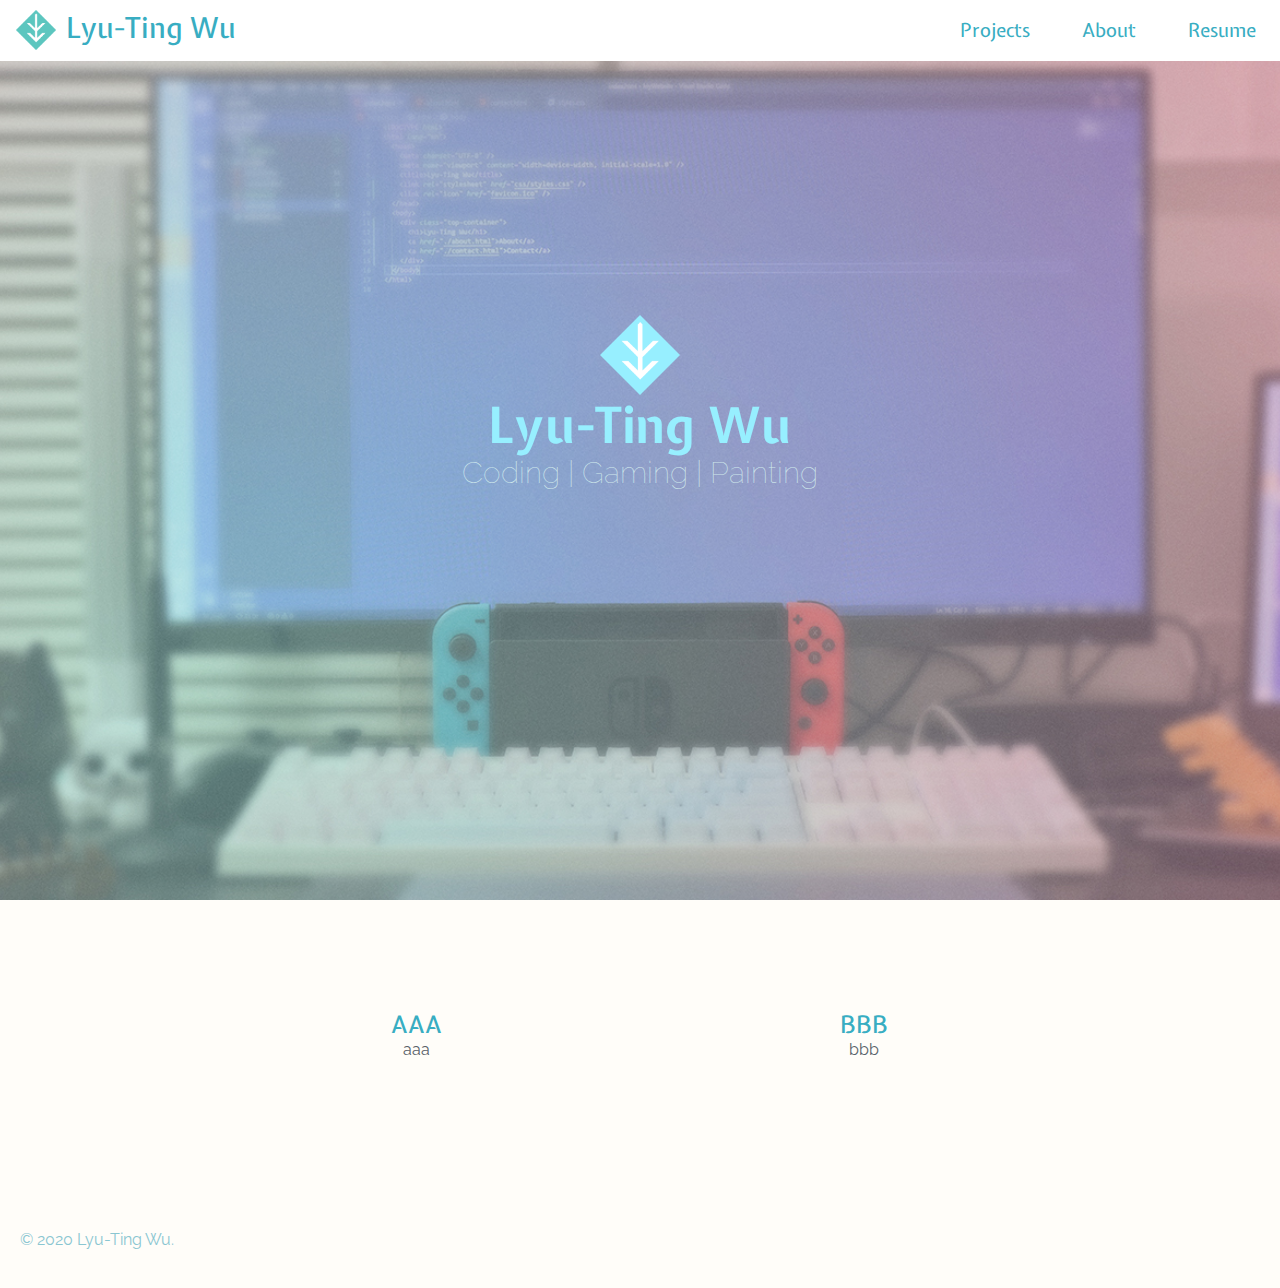
<file: index.html>
<!DOCTYPE html>
<html lang="en">

<head>
  <meta charset="UTF-8">
  <meta name="viewport" content="width=device-width, initial-scale=1.0">
  <title>Lyu-Ting Wu</title>
  <link rel="icon" href="./favicon.ico" />
  <!-- Bootstrap -->
  <link rel="stylesheet" href="./bootstrap-4.5.3-dist/css/bootstrap.css">
  <link rel="stylesheet" href="./bootstrap-4.5.3-dist/css/bootstrap.min.css">
  <!-- css -->
  <link rel="stylesheet" href="./css/custom.css">
  <!-- font -->
  <link href="https://fonts.googleapis.com/css2?family=family=Open+Sans&family=Source+Code+Pro&display=swap"
    rel="stylesheet">
  <link href="https://fonts.googleapis.com/css2?family=Expletus+Sans&family=Raleway&display=swap" rel="stylesheet">
  <link href="https://fonts.googleapis.com/css2?family=Noto+Sans+TC&display=swap" rel="stylesheet">
  <!-- font awesome -->
  <link rel="stylesheet" href="https://pro.fontawesome.com/releases/v5.10.0/css/all.css"
    integrity="sha384-AYmEC3Yw5cVb3ZcuHtOA93w35dYTsvhLPVnYs9eStHfGJvOvKxVfELGroGkvsg+p" crossorigin="anonymous" />
</head>

<body>
  <section id="title">
    <nav class="navbar  fixed-top  navbar-expand-md navbar-light navbar-style">
      <h2 class="page-header"><a href="./index.html"><img src="./images/Leaf-mid.png" alt="icon"><span>Lyu-Ting
            Wu</span></a> </h2>
      <button class="navbar-toggler navbar-toggler-style" type="button" data-toggle="collapse"
        data-target="#navbarSupportedContent" aria-controls="navbarSupportedContent" aria-expanded="false"
        aria-label="Toggle navigation">
        <i class="fas fa-bars fa-lg navbar-myicon"></i>
      </button>

      <div class="collapse navbar-collapse" id="navbarSupportedContent">
        <div class="collapse navbar-collapse" id="navbarSupportedContent">
          <ul class="navbar-nav ml-auto">
            <li class="nav-item"><a class="nav-link " href="./index.html"><span class="nav-item-style">Projects</span>
              </a>
            </li>
            <li class="nav-item"><a class="nav-link " href="./about.html"><span class="nav-item-style">About</span>
              </a>
            </li>
            <li class="nav-item"><a class="nav-link " href=""><span class="nav-item-style">Resume</span>
              </a>
            </li>

          </ul>
        </div>
    </nav>
    <div class="bg-img">
      <div class=" banner-container">
        <img src="./images/Leaf-light.png" alt="logo-light" class="banner-logo">
        <h1 class="banner-title">Lyu-Ting Wu</h1>

        <h3 class="banner-subtitle">Coding | Gaming | Painting</h3>

      </div>
    </div>
  </section>
  <section id="projects">
    <div class="container-fluid">
      <div class="row">
        <div class="col-md-6 project-cover">
          <h3>AAA</h3>
          <p>aaa</p>
        </div>
        <div class="col-md-6 project-cover">
          <h3>BBB</h3>
          <p>bbb</p>
        </div>
      </div>
    </div>
  </section>
  <footer>
    <div class="bottom-container">
      <p class='copyright'>© 2020 Lyu-Ting Wu.</p>
      <div class="footer-links">
        <a class="footer-link" href="https://www.linkedin.com/in/lyutingwu/"><i class="fab fa-linkedin fa-2x"></i></a>
        <a class="footer-link" href="mailto:lyuting.wu@gmail.com"><i class="fas fa-envelope fa-2x"></i></a>
      </div>
    </div>
  </footer>
  <!-- jQuery (necessary for Bootstrap's JavaScript plugins) -->
  <script src=" https://ajax.googleapis.com/ajax/libs/jquery/1.12.4/jquery.min.js">
  </script>
  <script src="https://cdnjs.cloudflare.com/ajax/libs/popper.js/1.16.0/umd/popper.min.js"></script>
  <!-- Include all compiled plugins (below), or include individual files as needed -->
  <script src="./bootstrap-4.5.3-dist/js/bootstrap.min.js"></script>
</body>

</html>
</file>
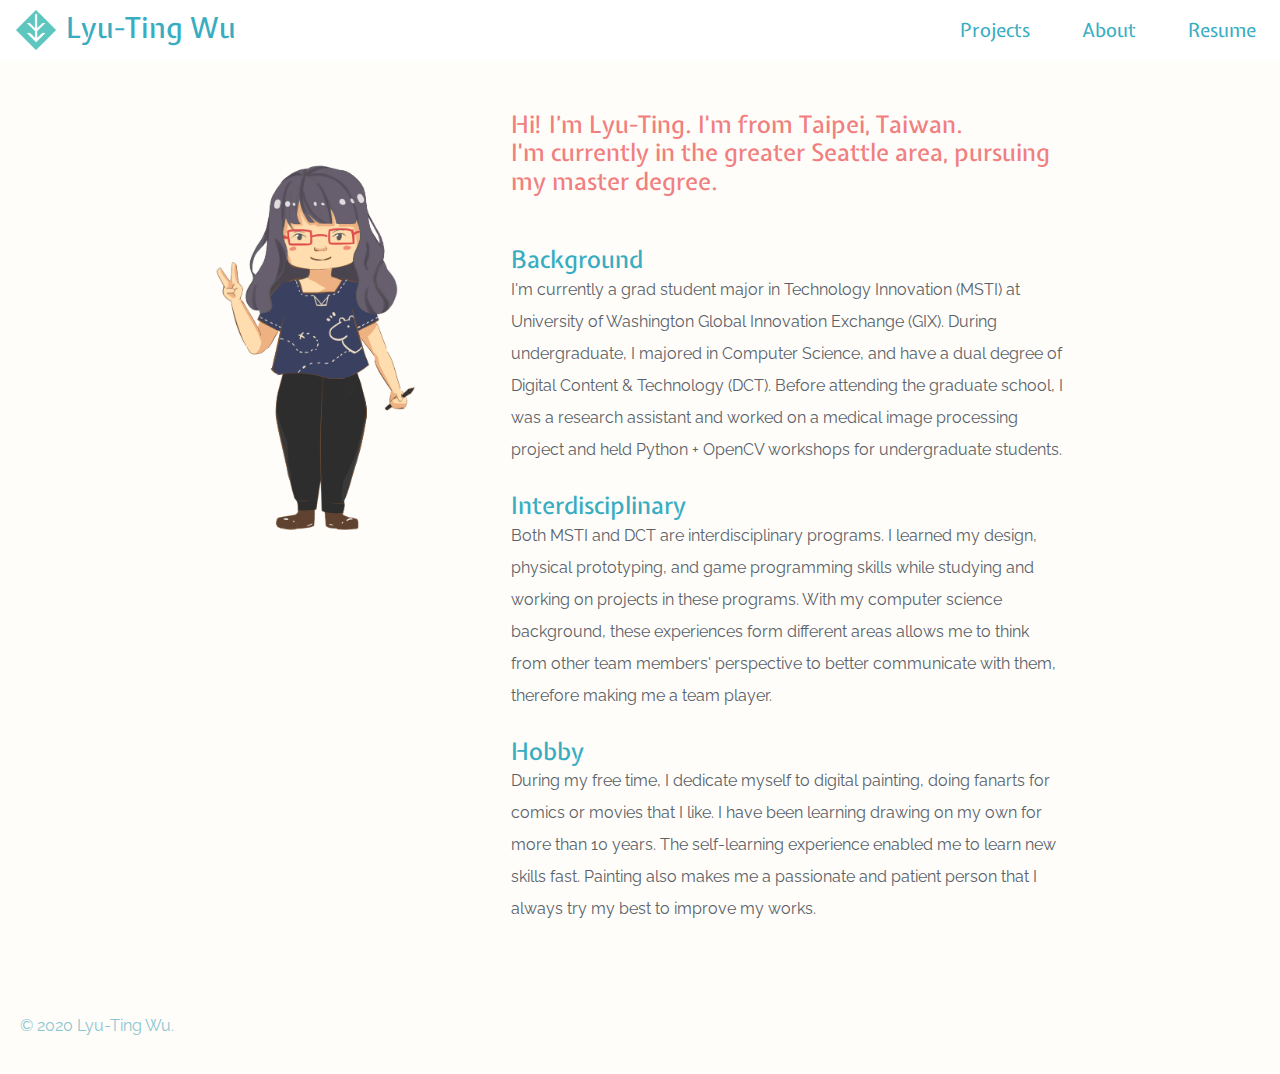
<file: about.html>
<!DOCTYPE html>
<html lang="en">

<head>
  <meta charset="UTF-8">
  <meta name="viewport" content="width=device-width, initial-scale=1.0">
  <title>About - Lyu-Ting Wu</title>
  <link rel="icon" href="./favicon.ico" />

  <!-- Bootstrap -->
  <link rel="stylesheet" href="./bootstrap-4.5.3-dist/css/bootstrap.css">
  <link rel="stylesheet" href="./bootstrap-4.5.3-dist/css/bootstrap.min.css">
  <!-- css -->
  <link rel="stylesheet" href="./css/custom.css">
  <!-- font -->
  <link href="https://fonts.googleapis.com/css2?family=family=Open+Sans&family=Source+Code+Pro&display=swap"
    rel="stylesheet">
  <link href="https://fonts.googleapis.com/css2?family=Expletus+Sans&family=Raleway&display=swap" rel="stylesheet">
  <link href="https://fonts.googleapis.com/css2?family=Noto+Sans+TC&display=swap" rel="stylesheet">
  <!-- font awesome -->
  <link rel="stylesheet" href="https://pro.fontawesome.com/releases/v5.10.0/css/all.css"
    integrity="sha384-AYmEC3Yw5cVb3ZcuHtOA93w35dYTsvhLPVnYs9eStHfGJvOvKxVfELGroGkvsg+p" crossorigin="anonymous" />
</head>

<body>
  <nav class="navbar  fixed-top  navbar-expand-md navbar-light navbar-style">
    <h2 class="page-header"><a href="./index.html"><img src="./images/Leaf-mid.png" alt="icon"><span>Lyu-Ting
          Wu</span></a> </h2>
    <button class="navbar-toggler navbar-toggler-style" type="button" data-toggle="collapse"
      data-target="#navbarSupportedContent" aria-controls="navbarSupportedContent" aria-expanded="false"
      aria-label="Toggle navigation">
      <i class="fas fa-bars fa-lg navbar-myicon"></i>
    </button>

    <div class="collapse navbar-collapse" id="navbarSupportedContent">
      <div class="collapse navbar-collapse" id="navbarSupportedContent">
        <ul class="navbar-nav ml-auto">
          <li class="nav-item"><a class="nav-link " href="./index.html"><span class="nav-item-style">Projects</span>
            </a>
          </li>
          <li class="nav-item"><a class="nav-link " href="./about.html"><span class="nav-item-style">About</span>
            </a>
          </li>
          <li class="nav-item"><a class="nav-link " href=""><span class="nav-item-style">Resume</span>
            </a>
          </li>

        </ul>
      </div>
  </nav>

  <section id="about">
    <div class="container-fluid">
      <div class="row">
        <div class="col-lg-4 project-cover">
          <img src="./images/self.png" alt="My-Image" class='my-img'>
        </div>
        <div class="col-lg-8 project-cover" id="about-text">
          <div class="greet-container">
            <h3 class="greet">
              Hi! I’m Lyu-Ting. I'm from Taipei, Taiwan.
            </h3>
            <h3 class="greet">I'm currently in the greater
              Seattle area, pursuing my master degree.
            </h3>
          </div>
          <br />
          <div class="my-bgs">
            <div class="my-bg">

              <div class="my-bg-content">
                <h3 class="my-bg-title">Background</h3>
                <p class="my-bg-p">
                  I'm currently a grad student major in Technology Innovation (MSTI) at
                  University of Washington Global Innovation Exchange (GIX). During
                  undergraduate, I majored in Computer Science, and have a dual degree of
                  Digital Content & Technology (DCT). Before attending the graduate school,
                  I was a research assistant and worked on a medical image processing
                  project and held Python + OpenCV workshops for undergraduate students.
                </p>
              </div>
            </div>
            <div class="my-bg">

              <div class="my-bg-content">
                <h3 class="my-bg-title">Interdisciplinary</h3>

                <p class="my-bg-p">
                  Both MSTI and DCT are interdisciplinary programs. I learned my
                  design, physical prototyping, and game programming skills while
                  studying and working on projects in these programs. With my computer
                  science background, these experiences form different areas allows me to
                  think from other team members' perspective to better communicate with
                  them, therefore making me a team player.
                </p>
              </div>
            </div>
            <div class="my-bg">

              <div class="my-bg-content">
                <h3 class="my-bg-title">Hobby</h3>
                <p class="my-bg-p">
                  During my free time, I dedicate myself to digital painting, doing fanarts
                  for comics or movies that I like. I have been learning drawing on my own
                  for more than 10 years. The self-learning experience enabled me to learn
                  new skills fast. Painting also makes me a passionate and patient person
                  that I always try my best to improve my works.
                </p>
              </div>
            </div>
          </div>
        </div>
      </div>
    </div>
  </section>

  <footer>
    <div class="bottom-container">
      <p class='copyright'>© 2020 Lyu-Ting Wu.</p>
      <div class="footer-links">
        <a class="footer-link" href="https://www.linkedin.com/in/lyutingwu/"><i class="fab fa-linkedin fa-2x"></i></a>
        <a class="footer-link" href="mailto:lyuting.wu@gmail.com"><i class="fas fa-envelope fa-2x"></i></a>
      </div>
    </div>
  </footer>
  <!-- jQuery (necessary for Bootstrap's JavaScript plugins) -->
  <script src=" https://ajax.googleapis.com/ajax/libs/jquery/1.12.4/jquery.min.js">
  </script>
  <script src="https://cdnjs.cloudflare.com/ajax/libs/popper.js/1.16.0/umd/popper.min.js"></script>
  <!-- Include all compiled plugins (below), or include individual files as needed -->
  <script src="./bootstrap-4.5.3-dist/js/bootstrap.min.js"></script>
</body>

</html>
</file>
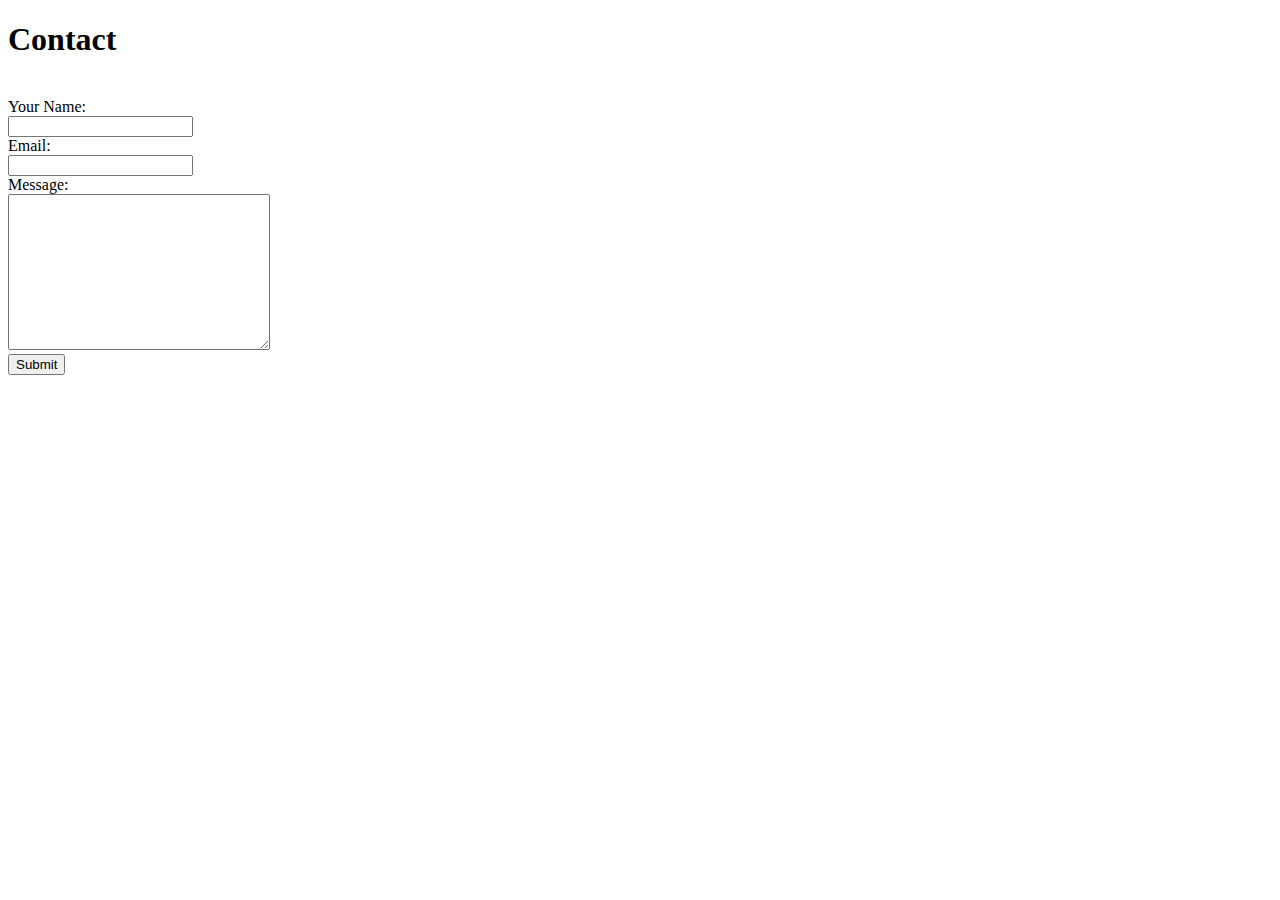
<file: contact.html>
<!DOCTYPE html>
<html lang="en">
  <head>
    <meta charset="UTF-8" />
    <meta name="viewport" content="width=device-width, initial-scale=1.0" />
    <title>Contact</title>
  </head>
  <body>
    <h1>Contact</h1>
    <br />
    <form
      action="mailto:lyuting.wu@gmail.com"
      method="POST"
      enctype="text/plain"
    >
      <label for="">Your Name:</label>
      <br />
      <input type="text" name="yourName" value="" />
      <br />
      <label for="">Email:</label>
      <br />
      <input type="email" name="yourEmail" value="" />
      <br />
      <label for="">Message:</label>
      <br />
      <textarea name="yourMessage" id="" cols="30" rows="10"></textarea>
      <br />
      <input type="submit" name="" />
    </form>
  </body>
</html>
</file>
<file: css/custom.css>
body {
  background-color: #fffdf9;
  text-align: center;
}
h1 {
  color: #38adc2;
  /* background-color: white; */
  font-size: 2.75rem;
  font-family: "Expletus Sans", cursive;
  margin: 0;
}
h2 {
  color: #38adc2;
  /* background-color: white; */
  font-size: 2rem;
  font-family: "Expletus Sans", cursive;
  margin: 0;
}
h3 {
  color: #38adc2;
  font-size: 1.5rem;
  font-family: "Expletus Sans", cursive;
  margin: 0;
}
p {
  color: rgb(89, 97, 105);
  font-family: "Raleway", sans-serif;
}

/* navigation bar */
.navbar-toggler-style {
  border-width: 0;
}

.navbar-myicon {
  color: #38adc2;
}
.navbar-myicon:hover {
  color: lightcoral;
}
.nav-item {
  padding: 0 0 0 36px;
}
.navbar-style {
  background-color: rgba(255, 255, 255, 1);
}
.nav-item-style {
  color: #38adc2;
  font-size: 1.2rem;
  font-family: "Expletus Sans", cursive;
}
.nav-item-style:hover {
  color: lightcoral;
}

.page-header {
  color: #38adc2;
  /* background-color: white; */
  font-size: 1.8rem;
  font-family: "Expletus Sans", cursive;
  margin: 0;
}
.page-header a {
  color: inherit;
  position: relative;
  text-decoration: inherit;
}
.page-header a img {
  height: 40px;
  margin: 0px 10px 0 0;
}

/* Banner */
.banner-container {
  position: absolute;
  width: 100%;
  top: 35%;
}
.bg-img {
  background-image: url(../images/banner-v6.jpg);

  /* Center and scale the image nicely */
  background-position: center;
  background-repeat: no-repeat;
  background-size: cover;

  /* Full height */
  height: 100vh;
}
.banner-logo {
  height: 5rem;
  width: 5rem;
}
.banner-subtitle {
  color: #d0e9ec;
  font-size: 1.875rem;
  font-family: "Raleway", sans-serif;
  /* font-family: "Expletus Sans", cursive; */
  font-weight: 100;
}
.banner-title {
  color: #97efff;
  font-size: 3.125rem;
  /* font-family: "Source Code Pro", monospace; */
  font-family: "Expletus Sans", cursive;
  font-weight: 800;
}
.container-fluid {
  padding: auto 15%;
}

/* projects */
#projects {
  padding: 7% 15%;
}
.project-cover {
  padding: 20px;
}

/* about me */
#about {
  padding: 7% 15% 1%;
}
#about-text {
  text-align: left;
}
.my-img {
  /* background-color: lightcoral; */
  /* padding: 50px 0; */
  margin: 50px 90px 50px 0;
  max-width: 80%;
  height: auto;
}
.greet {
  color: lightcoral;
}
.my-bg {
  margin: 25px auto 0;
}

.my-bg-content {
  /* display: inline-block; */
}
.my-bg-p {
  line-height: 2;
}

/* footer */
.bottom-container {
  /* position: absolute;
  bottom: 0; */
  /* background-color: #8ac6d1; */
  /* height: 100px; */

  margin: 0px auto 0;
  padding: 50px 0;
  position: relative;
  /* text-align: center; */
  /* width: 70%; */
}
.copyright {
  color: #8ac6d1;
  position: absolute;
  top: 40px;
  left: 20px;
  margin: 0;
  /* font-size: 0.75rem; */
  /* margin-top: 40px; */
}
.footer-links {
  position: absolute;
  top: 40px;
  right: 20px;
}
.footer-link {
  color: #8ac6d1;
  font-family: "Raleway", sans-serif;
  margin: 0 10px;
  text-decoration: none;
}
.footer-link:hover {
  color: lightcoral;
}
.footer-icon {
  width: 50px;
  height: 50px;
}
</file>
